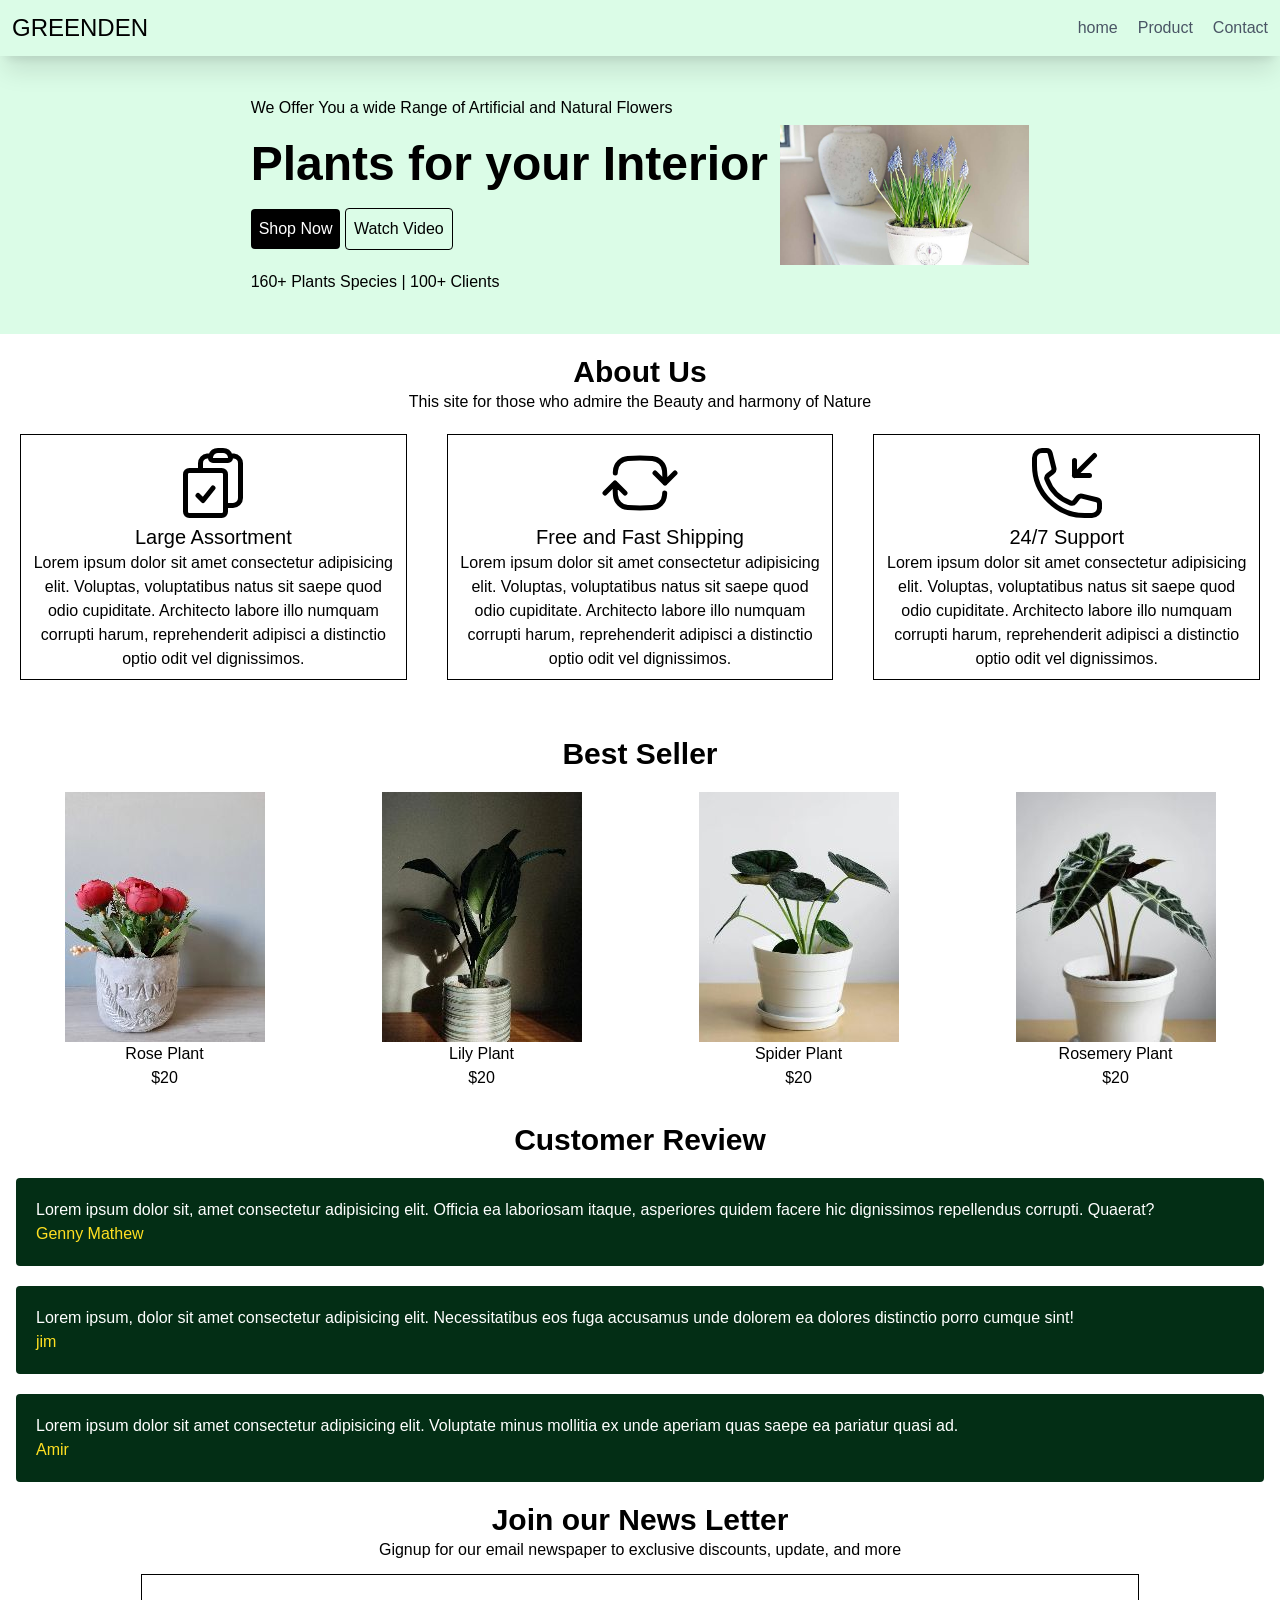
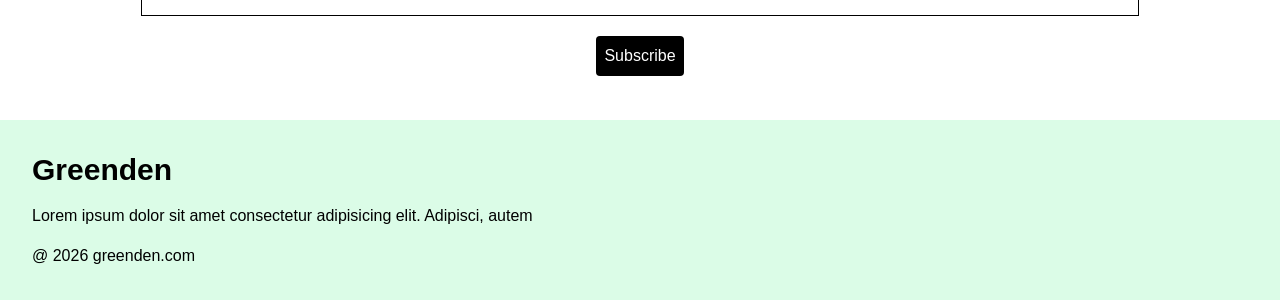
<file: index.html>
<!DOCTYPE html>
<html lang="en">

<head>
    <meta charset="UTF-8">
    <meta name="viewport" content="width=device-width, initial-scale=1.0">
    <title>Greenden</title>

    <!--Tailwind CSS link-->
    <link href="./src/output.css" rel="stylesheet">
</head>

<body>

    <!-- Responsive Navbar-->
    <nav class="p-3 bg-green-100 flex items-center justify-between shadow-xl sticky top-0 z-10">
        <h1 class="text-2xl">GREENDEN</h1>

        <svg id="menuicon" xmlns="http://www.w3.org/2000/svg" fill="none" viewBox="0 0 24 24" stroke-width="1.5" stroke="currentColor"
            class="size-6 md:hidden">
            <path stroke-linecap="round" stroke-linejoin="round" d="M3.75 6.75h16.5M3.75 12h16.5m-16.5 5.25h16.5" />
        </svg>

        <ul class=" gap-5 text-gray-600 hidden md:flex">
            <li>
                <a class="hover:underline hover:text-black" href="#">home</a>
            </li>
            <li>
                <a class="hover:underline hover:text-black" href="./product.html">Product</a>
            </li>
            <li>
                <a class="hover:underline hover:text-black" href="./contact.html">Contact</a>
            </li>
        </ul>
    </nav>

    <!-- Side Navbar -->
     <section id="sidenav" class="bg-green-100 fixed top-0 right-0 z-150 transition-all duration-700 md:hidden" style="width: 50%; height: 100vh; right: -50%;">
        <div class="text-right p-5">
            <p id="sideclose" class="inline cursor-pointer">X</p>
        </div>
        <ul class="flex flex-col text-center gap-10 p-10 text-gray-600">
            <li>
                <a class="hover:underline hover:text-black" href="#">home</a>
            </li>
            <li>
                <a class="hover:underline hover:text-black" href="./product.html">Product</a>
            </li>
            <li>
                <a class="hover:underline hover:text-black" href="./contact.html">Contact</a>
            </li>
        </ul>
     </section>

    <!-- Header Section -->
    <section class="bg-green-100 p-4 md:p-10 flex justify-center items-center gap-3">
        <div>
            <p class="mb-5">We Offer You a wide Range of Artificial and Natural Flowers</p>
            <h2 class="font-bold text-3xl md:text-5xl mb-5">Plants for your Interior</h2>
            <div class="mt-5">
                <button class="bg-black rounded p-2 text-white">Shop Now</button>
                <button class="border border-black rounded p-2">Watch Video</button>
            </div>
            <p class="mt-5">160+ Plants Species | 100+ Clients</p>
        </div>
        <div>
            <img class=" h-35 hidden md:flex" src="./imgs/p2.jpg" alt="Header Img">
        </div>
    </section>

    <!-- About Section -->
    <section class="text-center">
        <h2 class="font-bold text-3xl mt-5">About Us</h2>
        <p>This site for those who admire the Beauty and harmony of Nature</p>
        <div class="md:flex">

            <div class="border border-black p-2 m-5">
                <svg xmlns="http://www.w3.org/2000/svg" fill="none" viewBox="0 0 24 24" stroke-width="1.5"
                    stroke="currentColor" class="w-20 inline">
                    <path stroke-linecap="round" stroke-linejoin="round"
                        d="M11.35 3.836c-.065.21-.1.433-.1.664 0 .414.336.75.75.75h4.5a.75.75 0 0 0 .75-.75 2.25 2.25 0 0 0-.1-.664m-5.8 0A2.251 2.251 0 0 1 13.5 2.25H15c1.012 0 1.867.668 2.15 1.586m-5.8 0c-.376.023-.75.05-1.124.08C9.095 4.01 8.25 4.973 8.25 6.108V8.25m8.9-4.414c.376.023.75.05 1.124.08 1.131.094 1.976 1.057 1.976 2.192V16.5A2.25 2.25 0 0 1 18 18.75h-2.25m-7.5-10.5H4.875c-.621 0-1.125.504-1.125 1.125v11.25c0 .621.504 1.125 1.125 1.125h9.75c.621 0 1.125-.504 1.125-1.125V18.75m-7.5-10.5h6.375c.621 0 1.125.504 1.125 1.125v9.375m-8.25-3 1.5 1.5 3-3.75" />
                </svg>
                <h2 class="font-medium text-xl">Large Assortment</h2>
                <p>Lorem ipsum dolor sit amet consectetur adipisicing elit. Voluptas, voluptatibus natus sit saepe quod
                    odio cupiditate. Architecto labore illo numquam corrupti harum, reprehenderit adipisci a distinctio
                    optio odit vel dignissimos.</p>
            </div>
            <div class="border border-black p-2 m-5">
                <svg xmlns="http://www.w3.org/2000/svg" fill="none" viewBox="0 0 24 24" stroke-width="1.5"
                    stroke="currentColor" class="w-20 inline">
                    <path stroke-linecap="round" stroke-linejoin="round"
                        d="M19.5 12c0-1.232-.046-2.453-.138-3.662a4.006 4.006 0 0 0-3.7-3.7 48.678 48.678 0 0 0-7.324 0 4.006 4.006 0 0 0-3.7 3.7c-.017.22-.032.441-.046.662M19.5 12l3-3m-3 3-3-3m-12 3c0 1.232.046 2.453.138 3.662a4.006 4.006 0 0 0 3.7 3.7 48.656 48.656 0 0 0 7.324 0 4.006 4.006 0 0 0 3.7-3.7c.017-.22.032-.441.046-.662M4.5 12l3 3m-3-3-3 3" />
                </svg>
                <h2 class="font-medium text-xl">Free and Fast Shipping</h2>
                <p>Lorem ipsum dolor sit amet consectetur adipisicing elit. Voluptas, voluptatibus natus sit saepe quod
                    odio cupiditate. Architecto labore illo numquam corrupti harum, reprehenderit adipisci a distinctio
                    optio odit vel dignissimos.</p>
            </div>
            <div class="border border-black p-2 m-5">
                <svg xmlns="http://www.w3.org/2000/svg" fill="none" viewBox="0 0 24 24" stroke-width="1.5"
                    stroke="currentColor" class="w-20 inline">
                    <path stroke-linecap="round" stroke-linejoin="round"
                        d="M14.25 9.75v-4.5m0 4.5h4.5m-4.5 0 6-6m-3 18c-8.284 0-15-6.716-15-15V4.5A2.25 2.25 0 0 1 4.5 2.25h1.372c.516 0 .966.351 1.091.852l1.106 4.423c.11.44-.054.902-.417 1.173l-1.293.97a1.062 1.062 0 0 0-.38 1.21 12.035 12.035 0 0 0 7.143 7.143c.441.162.928-.004 1.21-.38l.97-1.293a1.125 1.125 0 0 1 1.173-.417l4.423 1.106c.5.125.852.575.852 1.091V19.5a2.25 2.25 0 0 1-2.25 2.25h-2.25Z" />
                </svg>
                <h2 class="font-medium text-xl">24/7 Support</h2>
                <p>Lorem ipsum dolor sit amet consectetur adipisicing elit. Voluptas, voluptatibus natus sit saepe quod
                    odio cupiditate. Architecto labore illo numquam corrupti harum, reprehenderit adipisci a distinctio
                    optio odit vel dignissimos.</p>
            </div>
        </div>
    </section>

    <!-- Best Seller -->
    <section class="p-4 text-center">
        <h1 class="font-bold text-3xl mt-5">Best Seller</h1>
        <div class="grid grid-cols-2 md:grid-cols-4 mt-5 gap-5">
            <div>
                <img src="./imgs/best_1.jpg" class="inline hover:shadow-xl transform hover:-translate-y-2">
                <h1>Rose Plant</h1>
                <p>$20</p>
            </div>
            <div>
                <img src="./imgs/best_2.jpg" class="inline hover:shadow-xl transform hover:-translate-y-2">
                <h1>Lily Plant</h1>
                <p>$20</p>
            </div>
            <div>
                <img src="./imgs/best_3.jpg" class="inline hover:shadow-xl transform hover:-translate-y-2">
                <h1>Spider Plant</h1>
                <p>$20</p>
            </div>
            <div>
                <img src="./imgs/best_4.jpg" class="inline hover:shadow-xl transform hover:-translate-y-2">
                <h1>Rosemery Plant</h1>
                <p>$20</p>
            </div>
        </div>
    </section>

    <!-- Customer Review -->
    <section class="p-4">
        <h1 class="font-bold text-center text-3xl">Customer Review</h1>
        <div class="flex flex-col justify-between mt-5 gap-5 text-white">
            <div class="bg-green-950 p-5  rounded">
                <p>Lorem ipsum dolor sit, amet consectetur adipisicing elit. Officia ea laboriosam itaque, asperiores
                    quidem facere hic dignissimos repellendus corrupti. Quaerat?</p>
                <p class="text-yellow-300 font-medium">Genny Mathew</p>
            </div>
            <div class="bg-green-950 p-5 rounded">
                <p>Lorem ipsum, dolor sit amet consectetur adipisicing elit. Necessitatibus eos fuga accusamus unde
                    dolorem ea dolores distinctio porro cumque sint!</p>
                <p class="text-yellow-300 font-medium">jim</p>
            </div>
            <div class="bg-green-950 p-5 rounded">
                <p>Lorem ipsum dolor sit amet consectetur adipisicing elit. Voluptate minus mollitia ex unde aperiam
                    quas saepe ea pariatur quasi ad.</p>
                <p class="text-yellow-300 font-medium">Amir</p>
            </div>
        </div>

        <!-- News Letter -->
         <section class="text-center mt-5 ">
            <h1 class="font-bold text-3xl">Join our News Letter</h1>
            <p>Gignup for our email newspaper to exclusive discounts, update, and more</p>
            <input type="text" class="border border-black p-2 m-3 inline-block" style="width: 80%;"> <br>
            <button class="bg-black text-white rounded p-2 m-2">Subscribe</button>
         </section>

    </section>

    <!-- Footer -->
     <section class="bg-green-100 p-8 flex flex-col gap-4 mt-5">
        <h1 class="font-bold text-3xl">Greenden</h1>
        <p>Lorem ipsum dolor sit amet consectetur adipisicing elit. Adipisci, autem</p>
        <p>@ 2026 greenden.com</p>
     </section>

     <script src="index.js"></script>

</body>

</html>
</file>
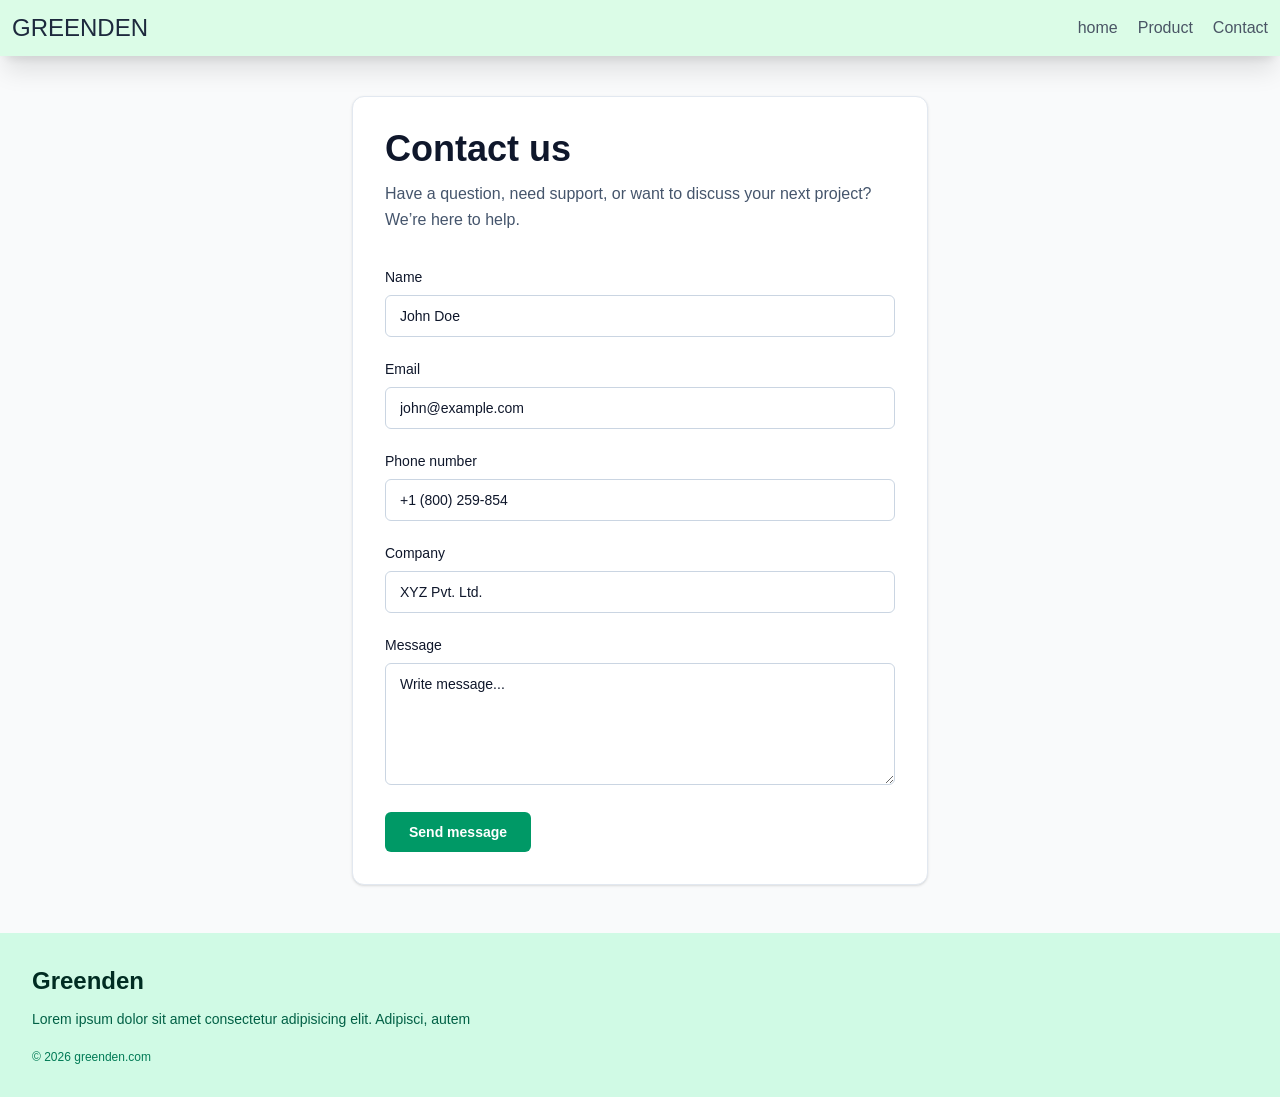
<file: contact.html>
<!DOCTYPE html>
<html lang="en">

<head>
    <meta charset="UTF-8">
    <meta name="viewport" content="width=device-width, initial-scale=1.0">
    <title>Greenden</title>

    <!-- Tailwind CSS CDN for instant rendering -->
    <link href="./src/output.css" rel="stylesheet">
</head>

<body class="bg-gray-50 text-slate-800">

    <!-- Responsive Navbar-->
    <nav class="p-3 bg-green-100 flex items-center justify-between shadow-xl sticky top-0 z-10">
        <h1 class="text-2xl">GREENDEN</h1>

        <svg id="menuicon" xmlns="http://www.w3.org/2000/svg" fill="none" viewBox="0 0 24 24" stroke-width="1.5" stroke="currentColor"
            class="size-6 md:hidden">
            <path stroke-linecap="round" stroke-linejoin="round" d="M3.75 6.75h16.5M3.75 12h16.5m-16.5 5.25h16.5" />
        </svg>

        <ul class="hidden md:flex gap-5 text-gray-600">
            <li>
                <a class="hover:underline hover:text-black" href="./index.html">home</a>
            </li>
            <li>
                <a class="hover:underline hover:text-black" href="./product.html">Product</a>
            </li>
            <li>
                <a class="hover:underline hover:text-black" href="./contact.html">Contact</a>
            </li>
        </ul>
    </nav>

    <!-- Side Navbar -->
     <section id="sidenav" class="bg-green-100 fixed top-0 right-0 z-150 transition-all duration-700 md:hidden" style="width: 50%; height: 100vh; right: -50%;">
        <div class="text-right p-5">
            <p id="sideclose" class="inline cursor-pointer">X</p>
        </div>
        <ul class="flex flex-col text-center gap-10 p-10 text-gray-600">
            <li>
                <a class="hover:underline hover:text-black" href="./index.html">home</a>
            </li>
            <li>
                <a class="hover:underline hover:text-black" href="./product.html">Product</a>
            </li>
            <li>
                <a class="hover:underline hover:text-black" href="./contact.html">Contact</a>
            </li>
        </ul>
     </section>

    <!-- Form Section -->
    <section class="px-4 md:px-8 mt-10 mb-12">
        <div class="max-w-xl mx-auto bg-white p-6 md:p-8 rounded-xl shadow-sm border border-slate-200">
            <div class="mb-8">
                <h2 class="text-3xl font-bold text-slate-900 mb-3 md:text-4xl">
                    Contact us
                </h2>
                <p class="text-base leading-relaxed text-slate-600">
                    Have a question, need support, or want to discuss your next project? We’re here to help.
                </p>
            </div>

            <form class="space-y-5">
                <div>
                    <label for="name" class="mb-2 text-slate-900 font-medium text-sm inline-block">Name</label>
                    <input type="text" id="name" name="name" placeholder="John Doe"
                        class="px-3.5 py-2.5 text-sm text-slate-900 w-full rounded-md border border-slate-300 focus:outline-none focus:ring-2 focus:ring-emerald-600">
                </div>
                <div>
                    <label for="email" class="mb-2 text-slate-900 font-medium text-sm inline-block">Email</label>
                    <input type="email" id="email" name="email" placeholder="john@example.com"
                        class="px-3.5 py-2.5 text-sm text-slate-900 w-full rounded-md border border-slate-300 focus:outline-none focus:ring-2 focus:ring-emerald-600">
                </div>
                <div>
                    <label for="phone" class="mb-2 text-slate-900 font-medium text-sm inline-block">Phone number</label>
                    <input type="tel" id="phone" name="phone" placeholder="+1 (800) 259-854"
                        class="px-3.5 py-2.5 text-sm text-slate-900 w-full rounded-md border border-slate-300 focus:outline-none focus:ring-2 focus:ring-emerald-600">
                </div>
                <div>
                    <label for="company" class="mb-2 text-slate-900 font-medium text-sm inline-block">Company</label>
                    <input type="text" id="company" name="company" placeholder="XYZ Pvt. Ltd."
                        class="px-3.5 py-2.5 text-sm text-slate-900 w-full rounded-md border border-slate-300 focus:outline-none focus:ring-2 focus:ring-emerald-600">
                </div>
                <div>
                    <label for="message" class="mb-2 text-slate-900 font-medium text-sm inline-block">Message</label>
                    <textarea placeholder="Write message..." rows="5" id="message" name="message"
                        class="px-3.5 py-2.5 text-sm text-slate-900 w-full rounded-md border border-slate-300 focus:outline-none focus:ring-2 focus:ring-emerald-600"></textarea>
                </div>

                <button type="submit"
                    class="w-full sm:w-auto py-2.5 px-6 text-sm rounded-md font-semibold text-white bg-emerald-600 hover:bg-emerald-700 transition-colors focus:outline-none focus:ring-2 focus:ring-emerald-500">
                    Send message
                </button>
            </form>
        </div>
    </section>

    <!-- Footer -->
    <footer class="bg-emerald-100 p-8 flex flex-col gap-3 text-emerald-950">
        <h1 class="font-bold text-2xl">Greenden</h1>
        <p class="text-sm text-emerald-800">Lorem ipsum dolor sit amet consectetur adipisicing elit. Adipisci, autem</p>
        <p class="text-xs text-emerald-700 mt-2">© 2026 greenden.com</p>
    </footer>

    <script src="contact.js"></script>

</body>

</html>
</file>
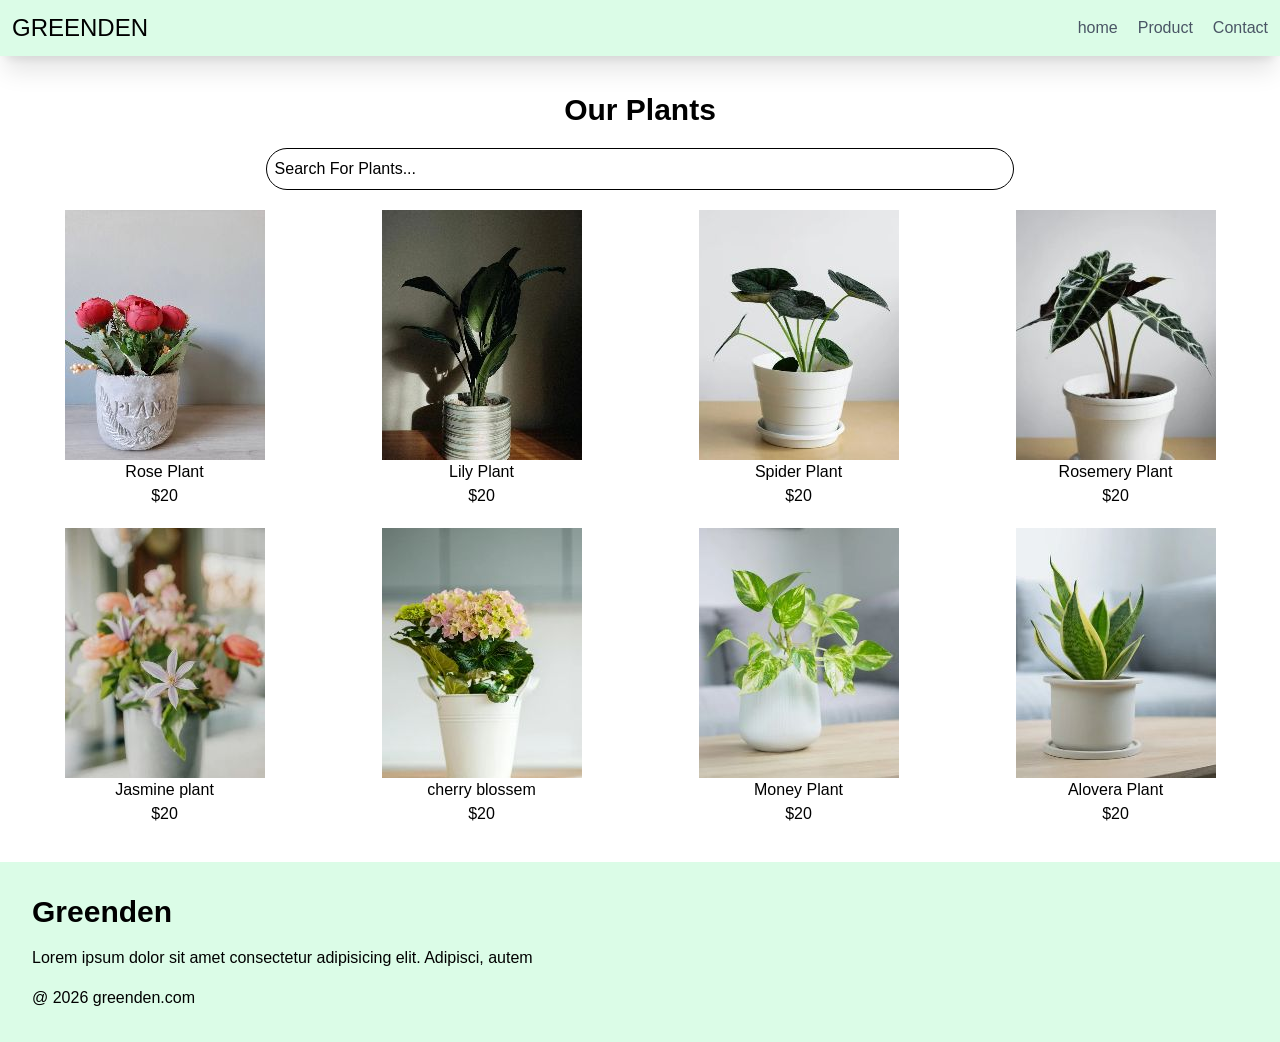
<file: product.html>
<!DOCTYPE html>
<html lang="en">

<head>
    <meta charset="UTF-8">
    <meta name="viewport" content="width=device-width, initial-scale=1.0">
    <title>Greenden</title>

    <!--Tailwind CSS link-->
    <link href="./src/output.css" rel="stylesheet">
</head>

<body>

    <!-- Responsive Navbar-->
    <nav class="p-3 bg-green-100 flex items-center justify-between shadow-xl sticky top-0 z-10">
        <h1 class="text-2xl">GREENDEN</h1>

        <svg id="menuicon" xmlns="http://www.w3.org/2000/svg" fill="none" viewBox="0 0 24 24" stroke-width="1.5" stroke="currentColor"
            class="size-6 md:hidden">
            <path stroke-linecap="round" stroke-linejoin="round" d="M3.75 6.75h16.5M3.75 12h16.5m-16.5 5.25h16.5" />
        </svg>

        <ul class="hidden gap-5 text-gray-600 md:flex">
            <li>
                <a class="hover:underline hover:text-black" href="./index.html">home</a>
            </li>
            <li>
                <a class="hover:underline hover:text-black" href="./product.html">Product</a>
            </li>
            <li>
                <a class="hover:underline hover:text-black" href="./contact.html">Contact</a>
            </li>
        </ul>
    </nav>

    <!-- Side Navbar -->
     <section id="sidenav" class="bg-green-100 fixed top-0 right-0 z-150 transition-all duration-700 md:hidden" style="width: 50%; height: 100vh; right: -50%;">
        <div class="text-right p-5">
            <p id="sideclose" class="inline cursor-pointer">X</p>
        </div>
        <ul class="flex flex-col text-center gap-10 p-10 text-gray-600">
            <li>
                <a class="hover:underline hover:text-black" href="./index.html">home</a>
            </li>
            <li>
                <a class="hover:underline hover:text-black" href="./product.html">Product</a>
            </li>
            <li>
                <a class="hover:underline hover:text-black" href="./contact.html">Contact</a>
            </li>
        </ul>
     </section>

    <!-- Our Plants -->
    <section class="p-4 text-center">
        <h1 class="font-bold text-3xl mt-5">Our Plants</h1>
        <input id="search" type="search" placeholder="Search For Plants..." class="rounded-3xl p-2 border border-black mt-5" style="width:60%;">
        <div id="products" class="grid grid-cols-2 md:grid-cols-4 mt-5 gap-5">
            <div>
                <img src="./imgs/best_1.jpg" alt="Rose Plant" class="inline hover:shadow-xl transform hover:-translate-y-2">
                <h1>Rose Plant</h1>
                <p>$20</p>
            </div>
            <div>
                <img src="./imgs/best_2.jpg" alt="Lily plant" class="inline hover:shadow-xl transform hover:-translate-y-2">
                <h1>Lily Plant</h1>
                <p>$20</p>
            </div>
            <div>
                <img src="./imgs/best_3.jpg" alt="Spider plant" class="inline hover:shadow-xl transform hover:-translate-y-2">
                <h1>Spider Plant</h1>
                <p>$20</p>
            </div>
            <div>
                <img src="./imgs/best_4.jpg" alt="Rosemery Plant" class="inline hover:shadow-xl transform hover:-translate-y-2">
                <h1>Rosemery Plant</h1>
                <p>$20</p>
            </div>
            <div>
                <img src="./imgs/best_5.jpg" alt="jasmine Plant" class="inline hover:shadow-xl transform hover:-translate-y-2">
                <h1>Jasmine plant</h1>
                <p>$20</p>
            </div>
            <div>
                <img src="./imgs/best_6.jpg" alt="Cherry Blossem" class="inline hover:shadow-xl transform hover:-translate-y-2">
                <h1>cherry blossem</h1>
                <p>$20</p>
            </div>
            <div>
                <img src="./imgs/best_7.jpg" alt="Money Plant" class="inline hover:shadow-xl transform hover:-translate-y-2">
                <h1>Money Plant</h1>
                <p>$20</p>
            </div>
            <div>
                <img src="./imgs/best_8.jpg" alt="Alovera Plant" class="inline hover:shadow-xl transform hover:-translate-y-2">
                <h1>Alovera Plant</h1>
                <p>$20</p>
            </div>
        </div>
    </section>

    <!-- Footer -->
     <section class="bg-green-100 p-8 flex flex-col gap-4 mt-5">
        <h1 class="font-bold text-3xl">Greenden</h1>
        <p>Lorem ipsum dolor sit amet consectetur adipisicing elit. Adipisci, autem</p>
        <p>@ 2026 greenden.com</p>
     </section>

     <script src="product.js"></script>

</body>

</html>
</file>
<file: src/output.css>
/*! tailwindcss v4.3.3 | MIT License | https://tailwindcss.com */
@layer properties;
@layer theme, base, components, utilities;
@layer theme {
  :root, :host {
    --font-sans: -apple-system, BlinkMacSystemFont, "Segoe UI", Roboto, "Helvetica Neue",
      "Noto Sans", Arial, sans-serif, "Apple Color Emoji", "Segoe UI Emoji",
      "Segoe UI Symbol", "Noto Color Emoji";
    --font-mono: ui-monospace, SFMono-Regular, Menlo, Monaco, Consolas, "Liberation Mono",
      "Courier New", monospace;
    --color-yellow-300: oklch(90.5% 0.182 98.111);
    --color-green-100: oklch(96.2% 0.044 156.743);
    --color-green-950: oklch(26.6% 0.065 152.934);
    --color-emerald-100: oklch(95% 0.052 163.051);
    --color-emerald-500: oklch(69.6% 0.17 162.48);
    --color-emerald-600: oklch(59.6% 0.145 163.225);
    --color-emerald-700: oklch(50.8% 0.118 165.612);
    --color-emerald-800: oklch(43.2% 0.095 166.913);
    --color-emerald-950: oklch(26.2% 0.051 172.552);
    --color-slate-200: oklch(92.9% 0.013 255.508);
    --color-slate-300: oklch(86.9% 0.022 252.894);
    --color-slate-600: oklch(44.6% 0.043 257.281);
    --color-slate-800: oklch(27.9% 0.041 260.031);
    --color-slate-900: oklch(20.8% 0.042 265.755);
    --color-gray-50: oklch(98.5% 0.002 247.839);
    --color-gray-600: oklch(44.6% 0.03 256.802);
    --color-black: #000;
    --color-white: #fff;
    --spacing: 0.25rem;
    --container-xl: 36rem;
    --text-xs: 0.75rem;
    --text-xs--line-height: calc(1 / 0.75);
    --text-sm: 0.875rem;
    --text-sm--line-height: calc(1.25 / 0.875);
    --text-base: 1rem;
    --text-base--line-height: calc(1.5 / 1);
    --text-xl: 1.25rem;
    --text-xl--line-height: calc(1.75 / 1.25);
    --text-2xl: 1.5rem;
    --text-2xl--line-height: calc(2 / 1.5);
    --text-3xl: 1.875rem;
    --text-3xl--line-height: calc(2.25 / 1.875);
    --text-4xl: 2.25rem;
    --text-4xl--line-height: calc(2.5 / 2.25);
    --text-5xl: 3rem;
    --text-5xl--line-height: 1;
    --font-weight-medium: 500;
    --font-weight-semibold: 600;
    --font-weight-bold: 700;
    --leading-relaxed: 1.625;
    --radius-md: 0.375rem;
    --radius-xl: 0.75rem;
    --radius-3xl: 1.5rem;
    --default-transition-duration: 150ms;
    --default-transition-timing-function: cubic-bezier(0.4, 0, 0.2, 1);
    --default-font-family: var(--font-sans);
    --default-mono-font-family: var(--font-mono);
  }
}
@layer base {
  *, ::after, ::before, ::backdrop, ::file-selector-button {
    box-sizing: border-box;
    margin: 0;
    padding: 0;
    border: 0 solid;
  }
  html, :host {
    line-height: 1.5;
    -webkit-text-size-adjust: 100%;
    tab-size: 4;
    font-family: var(--default-font-family, -apple-system, BlinkMacSystemFont, "Segoe UI", Roboto, "Helvetica Neue", "Noto Sans", Arial, sans-serif, "Apple Color Emoji", "Segoe UI Emoji", "Segoe UI Symbol", "Noto Color Emoji");
    font-feature-settings: var(--default-font-feature-settings, normal);
    font-variation-settings: var(--default-font-variation-settings, normal);
    -webkit-tap-highlight-color: transparent;
  }
  hr {
    height: 0;
    color: inherit;
    border-top-width: 1px;
  }
  abbr:where([title]) {
    -webkit-text-decoration: underline dotted;
    text-decoration: underline dotted;
  }
  h1, h2, h3, h4, h5, h6 {
    font-size: inherit;
    font-weight: inherit;
  }
  a {
    color: inherit;
    -webkit-text-decoration: inherit;
    text-decoration: inherit;
  }
  b, strong {
    font-weight: bolder;
  }
  code, kbd, samp, pre {
    font-family: var(--default-mono-font-family, ui-monospace, SFMono-Regular, Menlo, Monaco, Consolas, "Liberation Mono", "Courier New", monospace);
    font-feature-settings: var(--default-mono-font-feature-settings, normal);
    font-variation-settings: var(--default-mono-font-variation-settings, normal);
    font-size: 1em;
  }
  small {
    font-size: 80%;
  }
  sub, sup {
    font-size: 75%;
    line-height: 0;
    position: relative;
    vertical-align: baseline;
  }
  sub {
    bottom: -0.25em;
  }
  sup {
    top: -0.5em;
  }
  table {
    text-indent: 0;
    border-color: inherit;
    border-collapse: collapse;
  }
  :-moz-focusring:where(:not(iframe)) {
    outline: auto;
  }
  progress {
    vertical-align: baseline;
  }
  summary {
    display: list-item;
  }
  ol, ul, menu {
    list-style: none;
  }
  img, svg, video, canvas, audio, iframe, embed, object {
    display: block;
    vertical-align: middle;
  }
  img, video {
    max-width: 100%;
    height: auto;
  }
  button, input, select, optgroup, textarea, ::file-selector-button {
    font: inherit;
    font-feature-settings: inherit;
    font-variation-settings: inherit;
    letter-spacing: inherit;
    color: inherit;
    border-radius: 0;
    background-color: transparent;
    opacity: 1;
  }
  :where(select:is([multiple], [size])) optgroup {
    font-weight: bolder;
  }
  :where(select:is([multiple], [size])) optgroup option {
    padding-inline-start: 20px;
  }
  ::file-selector-button {
    margin-inline-end: 4px;
  }
  ::placeholder {
    opacity: 1;
  }
  @supports (not (-webkit-appearance: -apple-pay-button))  or (contain-intrinsic-size: 1px) {
    ::placeholder {
      color: currentcolor;
      @supports (color: color-mix(in lab, red, red)) {
        color: color-mix(in oklab, currentcolor 50%, transparent);
      }
    }
  }
  textarea {
    resize: vertical;
  }
  ::-webkit-search-decoration {
    -webkit-appearance: none;
  }
  ::-webkit-date-and-time-value {
    min-height: 1lh;
    text-align: inherit;
  }
  ::-webkit-datetime-edit {
    display: inline-flex;
  }
  ::-webkit-datetime-edit-fields-wrapper {
    padding: 0;
  }
  ::-webkit-datetime-edit, ::-webkit-datetime-edit-year-field, ::-webkit-datetime-edit-month-field, ::-webkit-datetime-edit-day-field, ::-webkit-datetime-edit-hour-field, ::-webkit-datetime-edit-minute-field, ::-webkit-datetime-edit-second-field, ::-webkit-datetime-edit-millisecond-field, ::-webkit-datetime-edit-meridiem-field {
    padding-block: 0;
  }
  ::-webkit-calendar-picker-indicator {
    line-height: 1;
  }
  :-moz-ui-invalid {
    box-shadow: none;
  }
  button, input:where([type="button"], [type="reset"], [type="submit"]), ::file-selector-button {
    appearance: button;
  }
  ::-webkit-inner-spin-button, ::-webkit-outer-spin-button {
    height: auto;
  }
  [hidden]:where(:not([hidden="until-found"])) {
    display: none !important;
  }
}
@layer utilities {
  .fixed {
    position: fixed;
  }
  .sticky {
    position: sticky;
  }
  .top-0 {
    top: 0px;
  }
  .right-0 {
    right: 0px;
  }
  .z-10 {
    z-index: 10;
  }
  .z-50 {
    z-index: 50;
  }
  .z-100 {
    z-index: 100;
  }
  .z-150 {
    z-index: 150;
  }
  .container {
    width: 100%;
    @media (width >= 40rem) {
      max-width: 40rem;
    }
    @media (width >= 48rem) {
      max-width: 48rem;
    }
    @media (width >= 64rem) {
      max-width: 64rem;
    }
    @media (width >= 80rem) {
      max-width: 80rem;
    }
    @media (width >= 96rem) {
      max-width: 96rem;
    }
  }
  .m-2 {
    margin: calc(var(--spacing) * 2);
  }
  .m-3 {
    margin: calc(var(--spacing) * 3);
  }
  .m-5 {
    margin: calc(var(--spacing) * 5);
  }
  .mx-auto {
    margin-inline: auto;
  }
  .mt-2 {
    margin-top: calc(var(--spacing) * 2);
  }
  .mt-5 {
    margin-top: calc(var(--spacing) * 5);
  }
  .mt-10 {
    margin-top: calc(var(--spacing) * 10);
  }
  .mb-2 {
    margin-bottom: calc(var(--spacing) * 2);
  }
  .mb-3 {
    margin-bottom: calc(var(--spacing) * 3);
  }
  .mb-5 {
    margin-bottom: calc(var(--spacing) * 5);
  }
  .mb-8 {
    margin-bottom: calc(var(--spacing) * 8);
  }
  .mb-12 {
    margin-bottom: calc(var(--spacing) * 12);
  }
  .block {
    display: block;
  }
  .flex {
    display: flex;
  }
  .grid {
    display: grid;
  }
  .hidden {
    display: none;
  }
  .inline {
    display: inline;
  }
  .inline-block {
    display: inline-block;
  }
  .table {
    display: table;
  }
  .size-6 {
    width: calc(var(--spacing) * 6);
    height: calc(var(--spacing) * 6);
  }
  .h-35 {
    height: calc(var(--spacing) * 35);
  }
  .w-20 {
    width: calc(var(--spacing) * 20);
  }
  .w-full {
    width: 100%;
  }
  .max-w-xl {
    max-width: var(--container-xl);
  }
  .border-collapse {
    border-collapse: collapse;
  }
  .transform {
    transform: var(--tw-rotate-x,) var(--tw-rotate-y,) var(--tw-rotate-z,) var(--tw-skew-x,) var(--tw-skew-y,);
  }
  .cursor-pointer {
    cursor: pointer;
  }
  .resize {
    resize: both;
  }
  .grid-cols-2 {
    grid-template-columns: repeat(2, minmax(0, 1fr));
  }
  .flex-col {
    flex-direction: column;
  }
  .items-center {
    align-items: center;
  }
  .justify-between {
    justify-content: space-between;
  }
  .justify-center {
    justify-content: center;
  }
  .gap-3 {
    gap: calc(var(--spacing) * 3);
  }
  .gap-4 {
    gap: calc(var(--spacing) * 4);
  }
  .gap-5 {
    gap: calc(var(--spacing) * 5);
  }
  .gap-10 {
    gap: calc(var(--spacing) * 10);
  }
  :where(.space-y-5 > :not(:last-child)) {
    --tw-space-y-reverse: 0;
    margin-block-start: calc(calc(var(--spacing) * 5) * var(--tw-space-y-reverse));
    margin-block-end: calc(calc(var(--spacing) * 5) * calc(1 - var(--tw-space-y-reverse)));
  }
  .rounded {
    border-radius: 0.25rem;
  }
  .rounded-3xl {
    border-radius: var(--radius-3xl);
  }
  .rounded-md {
    border-radius: var(--radius-md);
  }
  .rounded-xl {
    border-radius: var(--radius-xl);
  }
  .border {
    border-style: var(--tw-border-style);
    border-width: 1px;
  }
  .border-black {
    border-color: var(--color-black);
  }
  .border-slate-200 {
    border-color: var(--color-slate-200);
  }
  .border-slate-300 {
    border-color: var(--color-slate-300);
  }
  .bg-black {
    background-color: var(--color-black);
  }
  .bg-emerald-100 {
    background-color: var(--color-emerald-100);
  }
  .bg-emerald-600 {
    background-color: var(--color-emerald-600);
  }
  .bg-gray-50 {
    background-color: var(--color-gray-50);
  }
  .bg-green-100 {
    background-color: var(--color-green-100);
  }
  .bg-green-950 {
    background-color: var(--color-green-950);
  }
  .bg-white {
    background-color: var(--color-white);
  }
  .p-1 {
    padding: var(--spacing);
  }
  .p-2 {
    padding: calc(var(--spacing) * 2);
  }
  .p-3 {
    padding: calc(var(--spacing) * 3);
  }
  .p-4 {
    padding: calc(var(--spacing) * 4);
  }
  .p-5 {
    padding: calc(var(--spacing) * 5);
  }
  .p-6 {
    padding: calc(var(--spacing) * 6);
  }
  .p-8 {
    padding: calc(var(--spacing) * 8);
  }
  .p-10 {
    padding: calc(var(--spacing) * 10);
  }
  .px-3 {
    padding-inline: calc(var(--spacing) * 3);
  }
  .px-3\.5 {
    padding-inline: calc(var(--spacing) * 3.5);
  }
  .px-4 {
    padding-inline: calc(var(--spacing) * 4);
  }
  .px-6 {
    padding-inline: calc(var(--spacing) * 6);
  }
  .py-2 {
    padding-block: calc(var(--spacing) * 2);
  }
  .py-2\.5 {
    padding-block: calc(var(--spacing) * 2.5);
  }
  .pt-10 {
    padding-top: calc(var(--spacing) * 10);
  }
  .text-center {
    text-align: center;
  }
  .text-right {
    text-align: right;
  }
  .text-2xl {
    font-size: var(--text-2xl);
    line-height: var(--tw-leading, var(--text-2xl--line-height));
  }
  .text-3xl {
    font-size: var(--text-3xl);
    line-height: var(--tw-leading, var(--text-3xl--line-height));
  }
  .text-base {
    font-size: var(--text-base);
    line-height: var(--tw-leading, var(--text-base--line-height));
  }
  .text-sm {
    font-size: var(--text-sm);
    line-height: var(--tw-leading, var(--text-sm--line-height));
  }
  .text-xl {
    font-size: var(--text-xl);
    line-height: var(--tw-leading, var(--text-xl--line-height));
  }
  .text-xs {
    font-size: var(--text-xs);
    line-height: var(--tw-leading, var(--text-xs--line-height));
  }
  .leading-relaxed {
    --tw-leading: var(--leading-relaxed);
    line-height: var(--leading-relaxed);
  }
  .font-bold {
    --tw-font-weight: var(--font-weight-bold);
    font-weight: var(--font-weight-bold);
  }
  .font-medium {
    --tw-font-weight: var(--font-weight-medium);
    font-weight: var(--font-weight-medium);
  }
  .font-semibold {
    --tw-font-weight: var(--font-weight-semibold);
    font-weight: var(--font-weight-semibold);
  }
  .text-emerald-700 {
    color: var(--color-emerald-700);
  }
  .text-emerald-800 {
    color: var(--color-emerald-800);
  }
  .text-emerald-950 {
    color: var(--color-emerald-950);
  }
  .text-gray-600 {
    color: var(--color-gray-600);
  }
  .text-slate-600 {
    color: var(--color-slate-600);
  }
  .text-slate-800 {
    color: var(--color-slate-800);
  }
  .text-slate-900 {
    color: var(--color-slate-900);
  }
  .text-white {
    color: var(--color-white);
  }
  .text-yellow-300 {
    color: var(--color-yellow-300);
  }
  .underline {
    text-decoration-line: underline;
  }
  .shadow-sm {
    --tw-shadow: 0 1px 3px 0 var(--tw-shadow-color, rgb(0 0 0 / 0.1)), 0 1px 2px -1px var(--tw-shadow-color, rgb(0 0 0 / 0.1));
    box-shadow: var(--tw-inset-shadow), var(--tw-inset-ring-shadow), var(--tw-ring-offset-shadow), var(--tw-ring-shadow), var(--tw-shadow);
  }
  .shadow-xl {
    --tw-shadow: 0 20px 25px -5px var(--tw-shadow-color, rgb(0 0 0 / 0.1)), 0 8px 10px -6px var(--tw-shadow-color, rgb(0 0 0 / 0.1));
    box-shadow: var(--tw-inset-shadow), var(--tw-inset-ring-shadow), var(--tw-ring-offset-shadow), var(--tw-ring-shadow), var(--tw-shadow);
  }
  .outline {
    outline-style: var(--tw-outline-style);
    outline-width: 1px;
  }
  .transition {
    transition-property: color, background-color, border-color, outline-color, text-decoration-color, fill, stroke, --tw-gradient-from, --tw-gradient-via, --tw-gradient-to, opacity, box-shadow, transform, translate, scale, rotate, filter, -webkit-backdrop-filter, backdrop-filter, display, content-visibility, overlay, pointer-events;
    transition-timing-function: var(--tw-ease, var(--default-transition-timing-function));
    transition-duration: var(--tw-duration, var(--default-transition-duration));
  }
  .transition-all {
    transition-property: all;
    transition-timing-function: var(--tw-ease, var(--default-transition-timing-function));
    transition-duration: var(--tw-duration, var(--default-transition-duration));
  }
  .transition-colors {
    transition-property: color, background-color, border-color, outline-color, text-decoration-color, fill, stroke, --tw-gradient-from, --tw-gradient-via, --tw-gradient-to;
    transition-timing-function: var(--tw-ease, var(--default-transition-timing-function));
    transition-duration: var(--tw-duration, var(--default-transition-duration));
  }
  .duration-700 {
    --tw-duration: 700ms;
    transition-duration: 700ms;
  }
  @media (hover: hover) {
    .hover\:-translate-y-2:hover {
      --tw-translate-y: calc(var(--spacing) * -2);
      translate: var(--tw-translate-x) var(--tw-translate-y);
    }
    .hover\:bg-emerald-700:hover {
      background-color: var(--color-emerald-700);
    }
    .hover\:text-black:hover {
      color: var(--color-black);
    }
    .hover\:underline:hover {
      text-decoration-line: underline;
    }
    .hover\:shadow-xl:hover {
      --tw-shadow: 0 20px 25px -5px var(--tw-shadow-color, rgb(0 0 0 / 0.1)), 0 8px 10px -6px var(--tw-shadow-color, rgb(0 0 0 / 0.1));
      box-shadow: var(--tw-inset-shadow), var(--tw-inset-ring-shadow), var(--tw-ring-offset-shadow), var(--tw-ring-shadow), var(--tw-shadow);
    }
  }
  .focus\:ring-2:focus {
    --tw-ring-shadow: var(--tw-ring-inset,) 0 0 0 calc(2px + var(--tw-ring-offset-width)) var(--tw-ring-color, currentcolor);
    box-shadow: var(--tw-inset-shadow), var(--tw-inset-ring-shadow), var(--tw-ring-offset-shadow), var(--tw-ring-shadow), var(--tw-shadow);
  }
  .focus\:ring-emerald-500:focus {
    --tw-ring-color: var(--color-emerald-500);
  }
  .focus\:ring-emerald-600:focus {
    --tw-ring-color: var(--color-emerald-600);
  }
  .focus\:outline-none:focus {
    --tw-outline-style: none;
    outline-style: none;
  }
  @media (width >= 40rem) {
    .sm\:w-auto {
      width: auto;
    }
  }
  @media (width >= 48rem) {
    .md\:flex {
      display: flex;
    }
    .md\:hidden {
      display: none;
    }
    .md\:grid-cols-4 {
      grid-template-columns: repeat(4, minmax(0, 1fr));
    }
    .md\:p-8 {
      padding: calc(var(--spacing) * 8);
    }
    .md\:p-10 {
      padding: calc(var(--spacing) * 10);
    }
    .md\:px-8 {
      padding-inline: calc(var(--spacing) * 8);
    }
    .md\:text-4xl {
      font-size: var(--text-4xl);
      line-height: var(--tw-leading, var(--text-4xl--line-height));
    }
    .md\:text-5xl {
      font-size: var(--text-5xl);
      line-height: var(--tw-leading, var(--text-5xl--line-height));
    }
  }
}
@property --tw-rotate-x {
  syntax: "*";
  inherits: false;
}
@property --tw-rotate-y {
  syntax: "*";
  inherits: false;
}
@property --tw-rotate-z {
  syntax: "*";
  inherits: false;
}
@property --tw-skew-x {
  syntax: "*";
  inherits: false;
}
@property --tw-skew-y {
  syntax: "*";
  inherits: false;
}
@property --tw-space-y-reverse {
  syntax: "*";
  inherits: false;
  initial-value: 0;
}
@property --tw-border-style {
  syntax: "*";
  inherits: false;
  initial-value: solid;
}
@property --tw-leading {
  syntax: "*";
  inherits: false;
}
@property --tw-font-weight {
  syntax: "*";
  inherits: false;
}
@property --tw-shadow {
  syntax: "*";
  inherits: false;
  initial-value: 0 0 #0000;
}
@property --tw-shadow-color {
  syntax: "*";
  inherits: false;
}
@property --tw-shadow-alpha {
  syntax: "<percentage>";
  inherits: false;
  initial-value: 100%;
}
@property --tw-inset-shadow {
  syntax: "*";
  inherits: false;
  initial-value: 0 0 #0000;
}
@property --tw-inset-shadow-color {
  syntax: "*";
  inherits: false;
}
@property --tw-inset-shadow-alpha {
  syntax: "<percentage>";
  inherits: false;
  initial-value: 100%;
}
@property --tw-ring-color {
  syntax: "*";
  inherits: false;
}
@property --tw-ring-shadow {
  syntax: "*";
  inherits: false;
  initial-value: 0 0 #0000;
}
@property --tw-inset-ring-color {
  syntax: "*";
  inherits: false;
}
@property --tw-inset-ring-shadow {
  syntax: "*";
  inherits: false;
  initial-value: 0 0 #0000;
}
@property --tw-ring-inset {
  syntax: "*";
  inherits: false;
}
@property --tw-ring-offset-width {
  syntax: "<length>";
  inherits: false;
  initial-value: 0px;
}
@property --tw-ring-offset-color {
  syntax: "*";
  inherits: false;
  initial-value: #fff;
}
@property --tw-ring-offset-shadow {
  syntax: "*";
  inherits: false;
  initial-value: 0 0 #0000;
}
@property --tw-outline-style {
  syntax: "*";
  inherits: false;
  initial-value: solid;
}
@property --tw-duration {
  syntax: "*";
  inherits: false;
}
@property --tw-translate-x {
  syntax: "*";
  inherits: false;
  initial-value: 0;
}
@property --tw-translate-y {
  syntax: "*";
  inherits: false;
  initial-value: 0;
}
@property --tw-translate-z {
  syntax: "*";
  inherits: false;
  initial-value: 0;
}
@layer properties {
  @supports ((-webkit-hyphens: none) and (not (margin-trim: inline))) or ((-moz-orient: inline) and (not (color:rgb(from red r g b)))) {
    *, ::before, ::after, ::backdrop {
      --tw-rotate-x: initial;
      --tw-rotate-y: initial;
      --tw-rotate-z: initial;
      --tw-skew-x: initial;
      --tw-skew-y: initial;
      --tw-space-y-reverse: 0;
      --tw-border-style: solid;
      --tw-leading: initial;
      --tw-font-weight: initial;
      --tw-shadow: 0 0 #0000;
      --tw-shadow-color: initial;
      --tw-shadow-alpha: 100%;
      --tw-inset-shadow: 0 0 #0000;
      --tw-inset-shadow-color: initial;
      --tw-inset-shadow-alpha: 100%;
      --tw-ring-color: initial;
      --tw-ring-shadow: 0 0 #0000;
      --tw-inset-ring-color: initial;
      --tw-inset-ring-shadow: 0 0 #0000;
      --tw-ring-inset: initial;
      --tw-ring-offset-width: 0px;
      --tw-ring-offset-color: #fff;
      --tw-ring-offset-shadow: 0 0 #0000;
      --tw-outline-style: solid;
      --tw-duration: initial;
      --tw-translate-x: 0;
      --tw-translate-y: 0;
      --tw-translate-z: 0;
    }
  }
}
</file>
